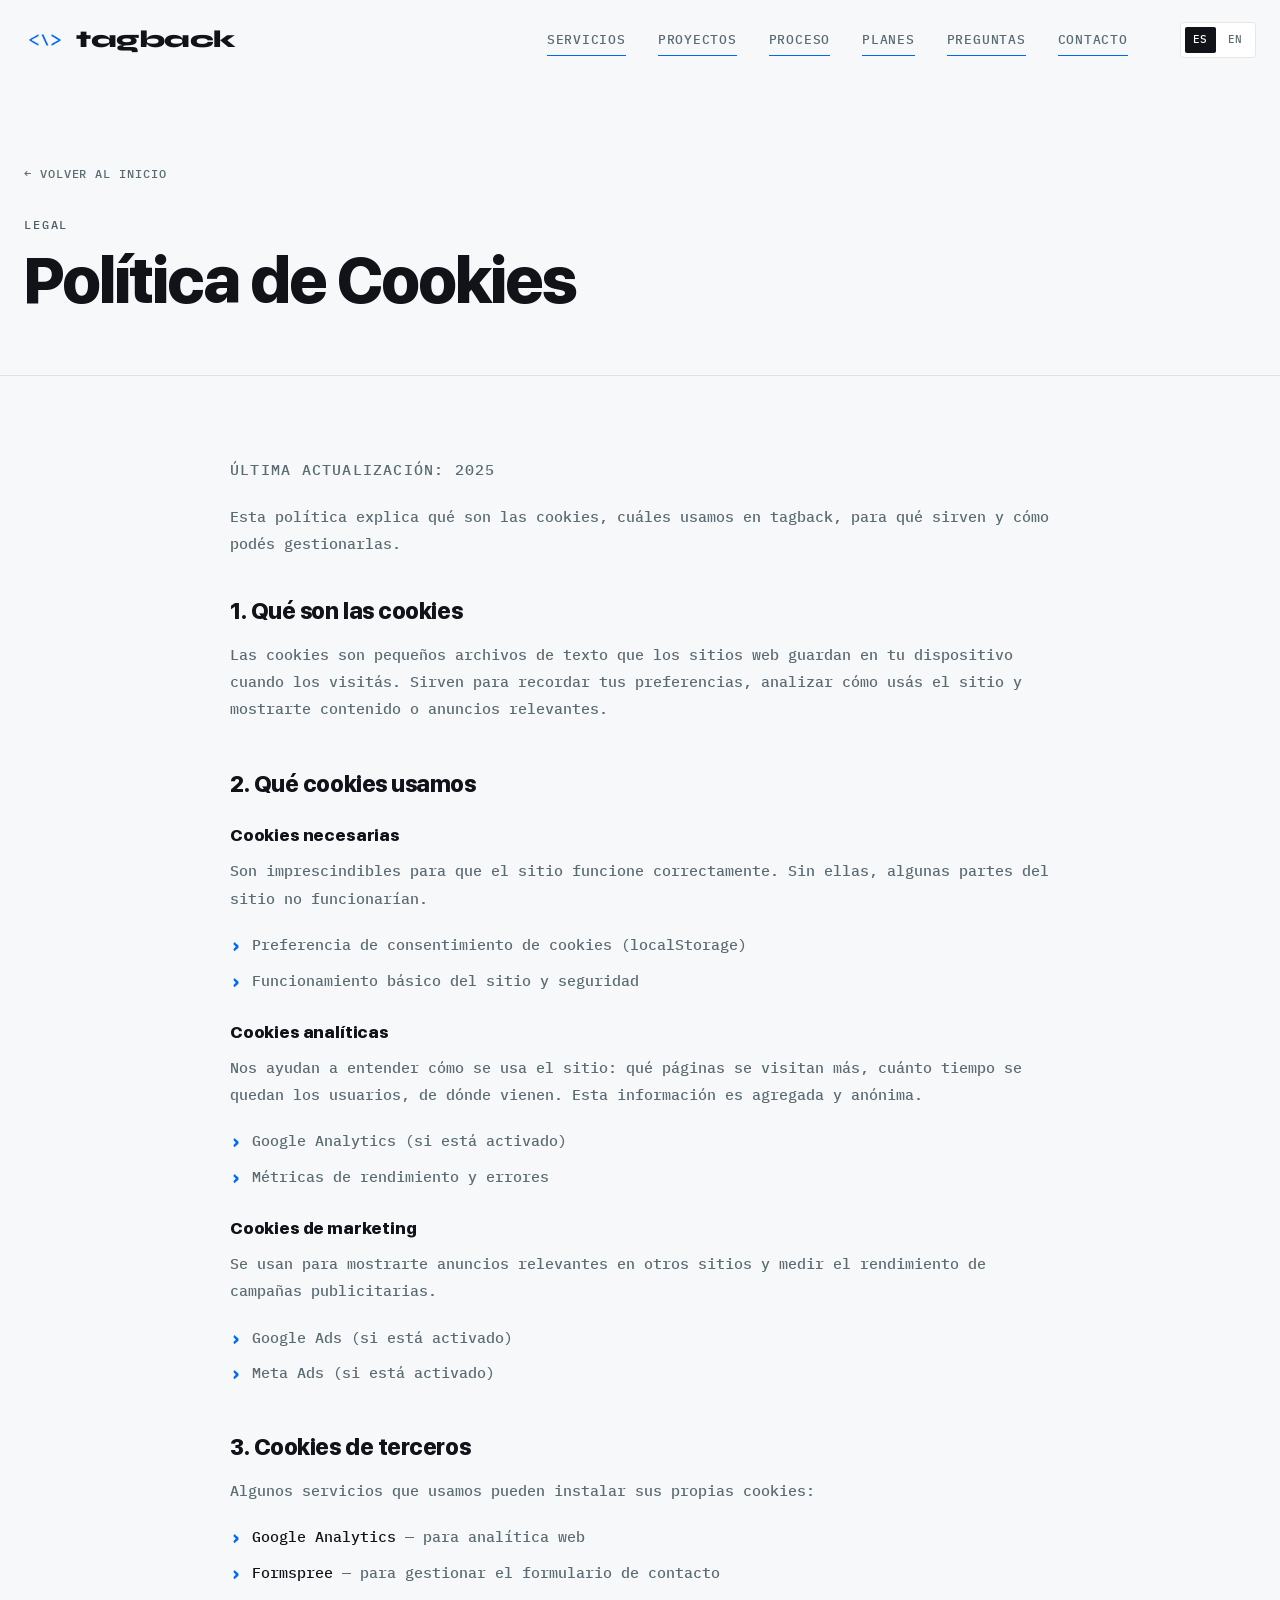
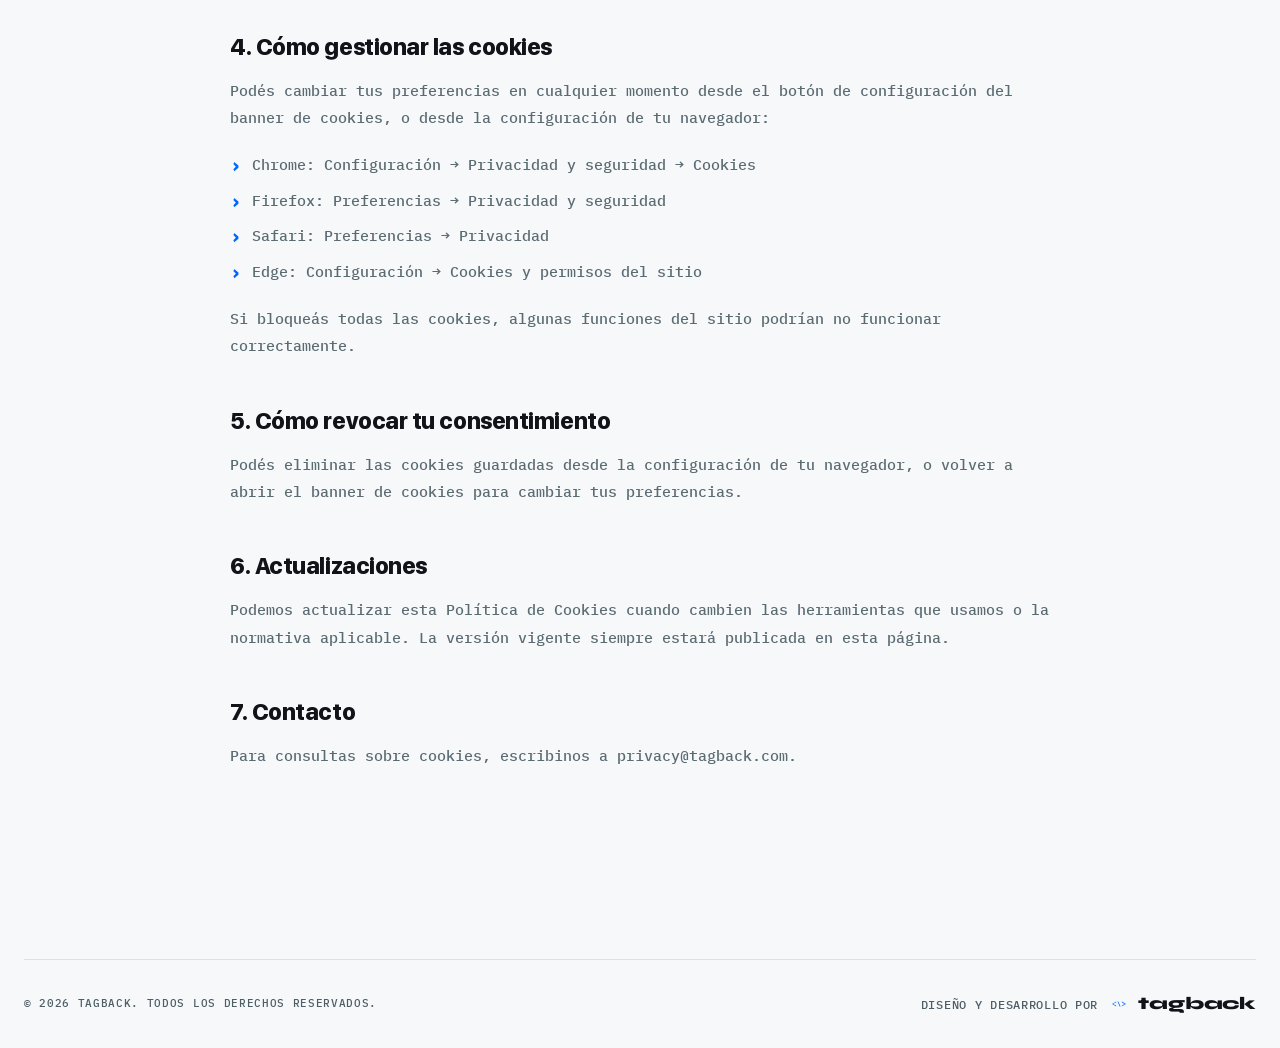
<file: cookies.html>
<!DOCTYPE html>
<html lang="es">
<head>
    <meta charset="UTF-8">
    <meta name="viewport" content="width=device-width, initial-scale=1.0">
    <title>Política de Cookies — tagback</title>
    <meta name="description" content="Política de Cookies de tagback. Qué cookies usamos, para qué y cómo gestionarlas.">
    <meta name="robots" content="index, follow">
    <meta name="theme-color" content="#F7F8FA">
    <meta name="author" content="tagback">
    <link rel="icon" href="./favicon/favicon.ico">
    <link rel="stylesheet" href="./css/styles.css">
</head>
<body>
<a class="skip-link" href="#main" data-i18n="skip_link">Saltar al contenido principal</a>

<header class="site-header">
    <div class="container header-inner">
        <a href="./index.html" class="logo" aria-label="tagback — Inicio">
            <img src="./assets/logo/guri_isotipo.svg" alt="" class="logo-icon" width="42" height="42">
            <span class="logo-text"><span class="logo-wordmark">tagback</span></span>
        </a>
        <nav class="main-nav" id="main-navigation" aria-label="Navegación principal">
            <a href="./index.html#servicios" data-i18n="nav_services">Servicios</a>
            <a href="./index.html#trabajos" data-i18n="nav_projects">Proyectos</a>
            <a href="./index.html#proceso" data-i18n="nav_process">Proceso</a>
            <a href="./index.html#planes" data-i18n="nav_plans">Planes</a>
            <a href="./index.html#faq" data-i18n="nav_faq">Preguntas</a>
            <a href="./index.html#contacto" data-i18n="nav_contact">Contacto</a>
        </nav>
        <div class="lang-switcher" aria-label="Selector de idioma">
            <button type="button" class="lang-btn active" data-lang="es" lang="es">ES</button>
            <button type="button" class="lang-btn" data-lang="en" lang="en">EN</button>
        </div>
        <button class="menu-toggle" type="button" aria-label="Abrir menú" aria-expanded="false" aria-controls="main-navigation">
            <span></span><span></span>
        </button>
    </div>
</header>

<main id="main">
    <section class="legal-hero">
        <div class="container">
            <a href="./index.html" class="legal-back" data-i18n="back_home">← Volver al inicio</a>
            <span class="section-eyebrow" data-i18n="legal_eyebrow">LEGAL</span>
            <h1 data-i18n="cookies_title">Política de Cookies</h1>
        </div>
    </section>

    <section class="legal-content">
        <div class="container">
            <p class="legal-meta" data-i18n="legal_updated">Última actualización: 2025</p>
            <p data-i18n="cookies_intro">Esta política explica qué son las cookies, cuáles usamos en tagback, para qué sirven y cómo podés gestionarlas.</p>

            <h2 data-i18n="cookies_h2_1">1. Qué son las cookies</h2>
            <p data-i18n="cookies_p_1">Las cookies son pequeños archivos de texto que los sitios web guardan en tu dispositivo cuando los visitás. Sirven para recordar tus preferencias, analizar cómo usás el sitio y mostrarte contenido o anuncios relevantes.</p>

            <h2 data-i18n="cookies_h2_2">2. Qué cookies usamos</h2>
            <h3 data-i18n="cookies_h3_1">Cookies necesarias</h3>
            <p data-i18n="cookies_p_2">Son imprescindibles para que el sitio funcione correctamente. Sin ellas, algunas partes del sitio no funcionarían.</p>
            <ul>
                <li data-i18n="cookies_li_1">Preferencia de consentimiento de cookies (localStorage)</li>
                <li data-i18n="cookies_li_2">Funcionamiento básico del sitio y seguridad</li>
            </ul>

            <h3 data-i18n="cookies_h3_2">Cookies analíticas</h3>
            <p data-i18n="cookies_p_3">Nos ayudan a entender cómo se usa el sitio: qué páginas se visitan más, cuánto tiempo se quedan los usuarios, de dónde vienen. Esta información es agregada y anónima.</p>
            <ul>
                <li data-i18n="cookies_li_3">Google Analytics (si está activado)</li>
                <li data-i18n="cookies_li_4">Métricas de rendimiento y errores</li>
            </ul>

            <h3 data-i18n="cookies_h3_3">Cookies de marketing</h3>
            <p data-i18n="cookies_p_4">Se usan para mostrarte anuncios relevantes en otros sitios y medir el rendimiento de campañas publicitarias.</p>
            <ul>
                <li data-i18n="cookies_li_5">Google Ads (si está activado)</li>
                <li data-i18n="cookies_li_6">Meta Ads (si está activado)</li>
            </ul>

            <h2 data-i18n="cookies_h2_3">3. Cookies de terceros</h2>
            <p data-i18n="cookies_p_5">Algunos servicios que usamos pueden instalar sus propias cookies:</p>
            <ul>
                <li><strong>Google Analytics</strong> — <span data-i18n="cookies_li_7">para analítica web</span></li>
                <li><strong>Formspree</strong> — <span data-i18n="cookies_li_8">para gestionar el formulario de contacto</span></li>
            </ul>

            <h2 data-i18n="cookies_h2_4">4. Cómo gestionar las cookies</h2>
            <p data-i18n="cookies_p_6">Podés cambiar tus preferencias en cualquier momento desde el botón de configuración del banner de cookies, o desde la configuración de tu navegador:</p>
            <ul>
                <li>Chrome: Configuración → Privacidad y seguridad → Cookies</li>
                <li>Firefox: Preferencias → Privacidad y seguridad</li>
                <li>Safari: Preferencias → Privacidad</li>
                <li>Edge: Configuración → Cookies y permisos del sitio</li>
            </ul>
            <p data-i18n="cookies_p_7">Si bloqueás todas las cookies, algunas funciones del sitio podrían no funcionar correctamente.</p>

            <h2 data-i18n="cookies_h2_5">5. Cómo revocar tu consentimiento</h2>
            <p data-i18n="cookies_p_8">Podés eliminar las cookies guardadas desde la configuración de tu navegador, o volver a abrir el banner de cookies para cambiar tus preferencias. Si querés resetear tu elección actual, escribinos a <a href="mailto:privacy@tagback.com">privacy@tagback.com</a>.</p>

            <h2 data-i18n="cookies_h2_6">6. Actualizaciones</h2>
            <p data-i18n="cookies_p_9">Podemos actualizar esta Política de Cookies cuando cambien las herramientas que usamos o la normativa aplicable. La versión vigente siempre estará publicada en esta página.</p>

            <h2 data-i18n="cookies_h2_7">7. Contacto</h2>
            <p data-i18n="cookies_p_10">Para consultas sobre cookies, escribinos a <a href="mailto:privacy@tagback.com">privacy@tagback.com</a>.</p>
        </div>
    </section>
</main>

<footer class="site-footer">
    <div class="container footer-bottom">
        <span class="footer-copyright">
            © <span data-current-year></span> tagback. <span data-i18n="foot_rights">Todos los derechos reservados.</span>
        </span>
        <span class="footer-credit-brand">
            <span class="footer-credit-text" data-i18n="foot_credit">Diseño y desarrollo por</span>
            <img src="./assets/logo/guri_isotipo.svg" alt="" class="footer-credit-icon" width="22" height="22">
            <span class="footer-credit-wordmark">tagback</span>
        </span>
    </div>
</footer>

<script src="./js/script.js"></script>
</body>
</html>
</file>
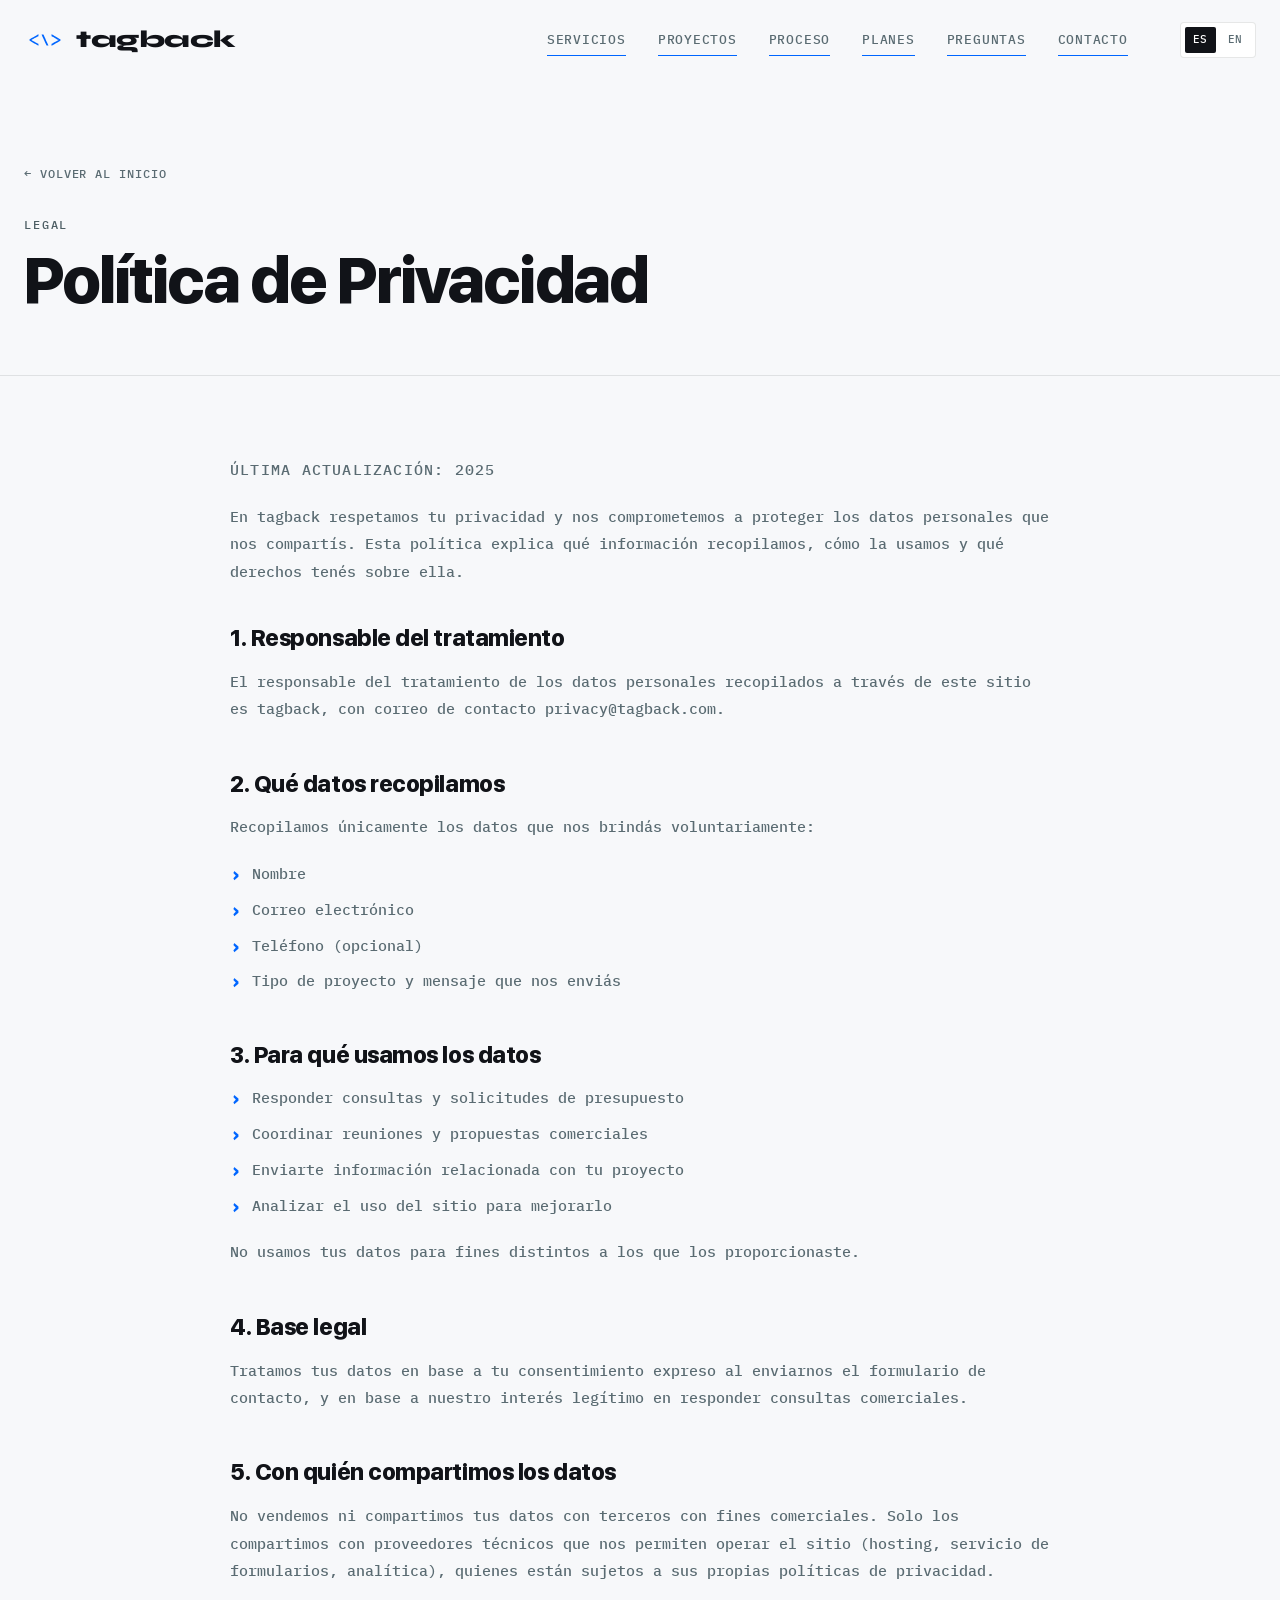
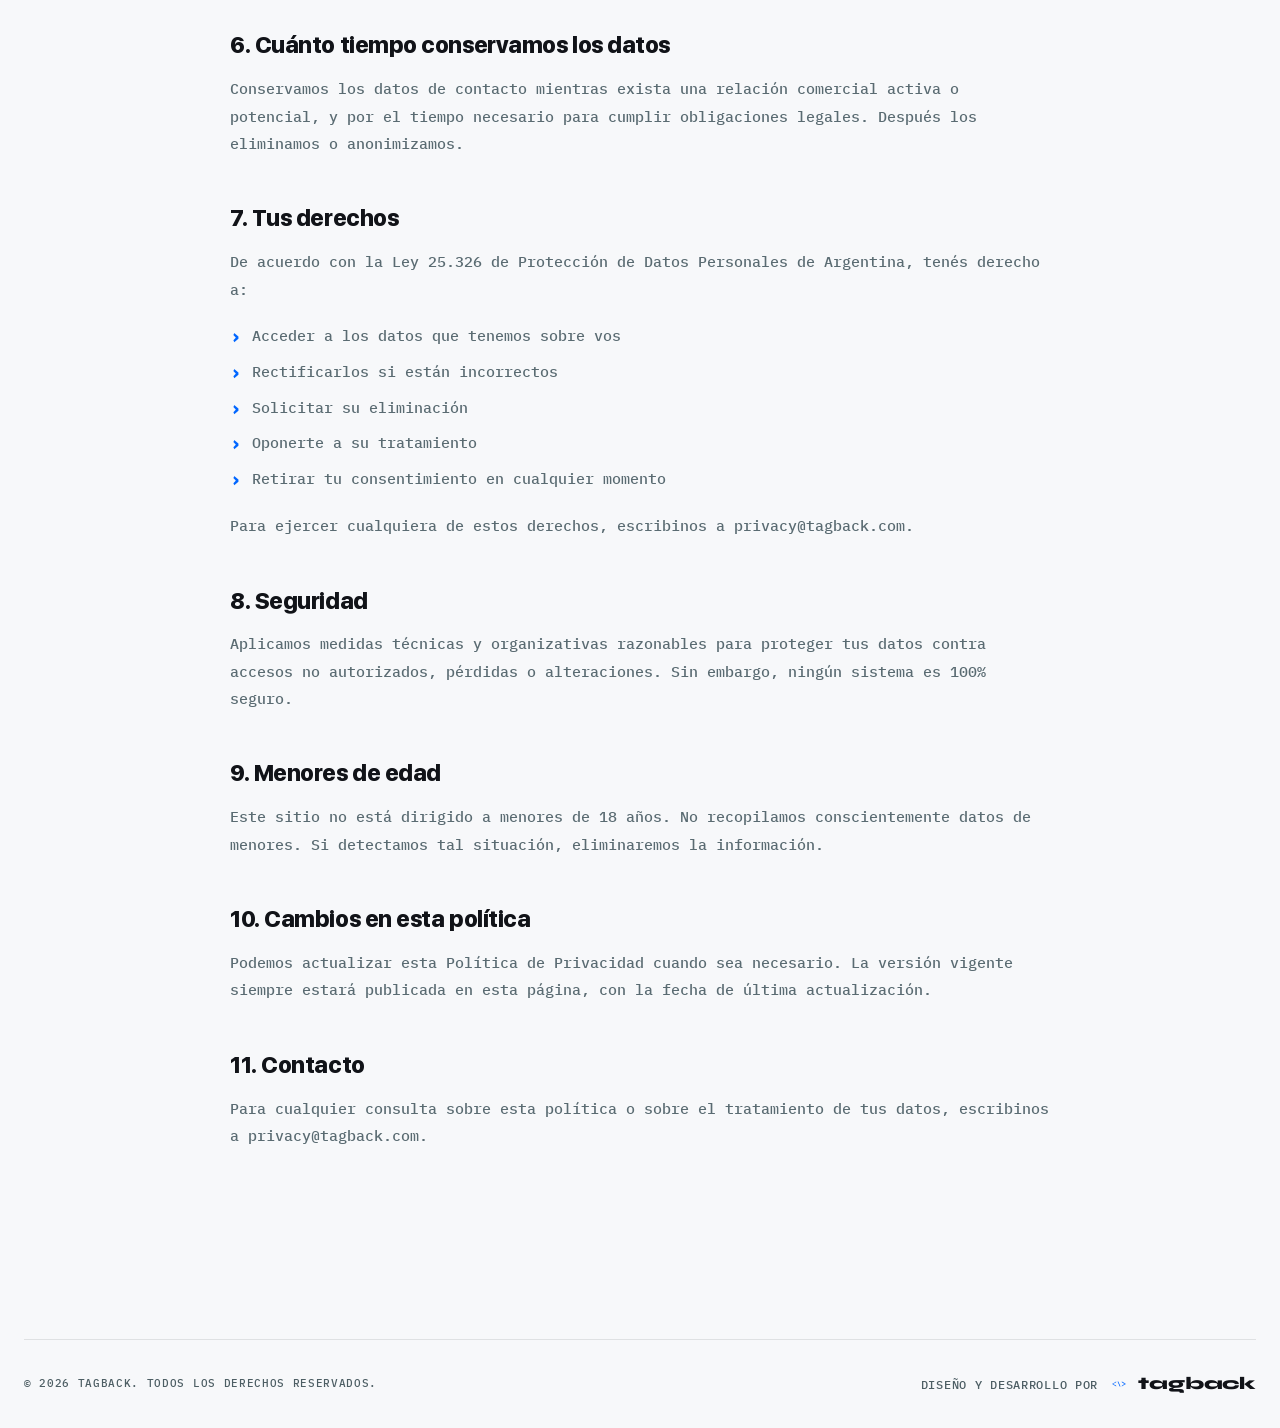
<file: privacidad.html>
<!DOCTYPE html>
<html lang="es">
<head>
    <meta charset="UTF-8">
    <meta name="viewport" content="width=device-width, initial-scale=1.0">
    <title>Política de Privacidad — tagback</title>
    <meta name="description" content="Política de Privacidad de tagback. Cómo recopilamos, usamos y protegemos tus datos.">
    <meta name="robots" content="index, follow">
    <meta name="theme-color" content="#F7F8FA">
    <meta name="author" content="tagback">
    <link rel="icon" href="./favicon/favicon.ico">
    <link rel="stylesheet" href="./css/styles.css">
</head>
<body>
<a class="skip-link" href="#main" data-i18n="skip_link">Saltar al contenido principal</a>

<header class="site-header">
    <div class="container header-inner">
        <a href="./index.html" class="logo" aria-label="tagback — Inicio">
            <img src="./assets/logo/guri_isotipo.svg" alt="" class="logo-icon" width="42" height="42">
            <span class="logo-text"><span class="logo-wordmark">tagback</span></span>
        </a>
        <nav class="main-nav" id="main-navigation" aria-label="Navegación principal">
            <a href="./index.html#servicios" data-i18n="nav_services">Servicios</a>
            <a href="./index.html#trabajos" data-i18n="nav_projects">Proyectos</a>
            <a href="./index.html#proceso" data-i18n="nav_process">Proceso</a>
            <a href="./index.html#planes" data-i18n="nav_plans">Planes</a>
            <a href="./index.html#faq" data-i18n="nav_faq">Preguntas</a>
            <a href="./index.html#contacto" data-i18n="nav_contact">Contacto</a>
        </nav>
        <div class="lang-switcher" aria-label="Selector de idioma">
            <button type="button" class="lang-btn active" data-lang="es" lang="es">ES</button>
            <button type="button" class="lang-btn" data-lang="en" lang="en">EN</button>
        </div>
        <button class="menu-toggle" type="button" aria-label="Abrir menú" aria-expanded="false" aria-controls="main-navigation">
            <span></span><span></span>
        </button>
    </div>
</header>

<main id="main">
    <section class="legal-hero">
        <div class="container">
            <a href="./index.html" class="legal-back" data-i18n="back_home">← Volver al inicio</a>
            <span class="section-eyebrow" data-i18n="legal_eyebrow">LEGAL</span>
            <h1 data-i18n="privacy_title">Política de Privacidad</h1>
        </div>
    </section>

    <section class="legal-content">
        <div class="container">
            <p class="legal-meta" data-i18n="legal_updated">Última actualización: 2025</p>
            <p data-i18n="privacy_intro">En tagback respetamos tu privacidad y nos comprometemos a proteger los datos personales que nos compartís. Esta política explica qué información recopilamos, cómo la usamos y qué derechos tenés sobre ella.</p>

            <h2 data-i18n="privacy_h2_1">1. Responsable del tratamiento</h2>
            <p data-i18n="privacy_p_1">El responsable del tratamiento de los datos personales recopilados a través de este sitio es <strong>tagback</strong>, con correo de contacto <a href="mailto:privacy@tagback.com">privacy@tagback.com</a>.</p>

            <h2 data-i18n="privacy_h2_2">2. Qué datos recopilamos</h2>
            <p data-i18n="privacy_p_2">Recopilamos únicamente los datos que nos brindás voluntariamente:</p>
            <ul>
                <li data-i18n="privacy_li_1">Nombre</li>
                <li data-i18n="privacy_li_2">Correo electrónico</li>
                <li data-i18n="privacy_li_3">Teléfono (opcional)</li>
                <li data-i18n="privacy_li_4">Tipo de proyecto y mensaje que nos enviás</li>
            </ul>

            <h2 data-i18n="privacy_h2_3">3. Para qué usamos los datos</h2>
            <ul>
                <li data-i18n="privacy_li_5">Responder consultas y solicitudes de presupuesto</li>
                <li data-i18n="privacy_li_6">Coordinar reuniones y propuestas comerciales</li>
                <li data-i18n="privacy_li_7">Enviarte información relacionada con tu proyecto</li>
                <li data-i18n="privacy_li_8">Analizar el uso del sitio para mejorarlo</li>
            </ul>
            <p data-i18n="privacy_p_3">No usamos tus datos para fines distintos a los que los proporcionaste.</p>

            <h2 data-i18n="privacy_h2_4">4. Base legal</h2>
            <p data-i18n="privacy_p_4">Tratamos tus datos en base a tu consentimiento expreso al enviarnos el formulario de contacto, y en base a nuestro interés legítimo en responder consultas comerciales.</p>

            <h2 data-i18n="privacy_h2_5">5. Con quién compartimos los datos</h2>
            <p data-i18n="privacy_p_5">No vendemos ni compartimos tus datos con terceros con fines comerciales. Solo los compartimos con proveedores técnicos que nos permiten operar el sitio (hosting, servicio de formularios, analítica), quienes están sujetos a sus propias políticas de privacidad.</p>

            <h2 data-i18n="privacy_h2_6">6. Cuánto tiempo conservamos los datos</h2>
            <p data-i18n="privacy_p_6">Conservamos los datos de contacto mientras exista una relación comercial activa o potencial, y por el tiempo necesario para cumplir obligaciones legales. Después los eliminamos o anonimizamos.</p>

            <h2 data-i18n="privacy_h2_7">7. Tus derechos</h2>
            <p data-i18n="privacy_p_7">De acuerdo con la Ley 25.326 de Protección de Datos Personales de Argentina, tenés derecho a:</p>
            <ul>
                <li data-i18n="privacy_li_9">Acceder a los datos que tenemos sobre vos</li>
                <li data-i18n="privacy_li_10">Rectificarlos si están incorrectos</li>
                <li data-i18n="privacy_li_11">Solicitar su eliminación</li>
                <li data-i18n="privacy_li_12">Oponerte a su tratamiento</li>
                <li data-i18n="privacy_li_13">Retirar tu consentimiento en cualquier momento</li>
            </ul>
            <p data-i18n="privacy_p_8">Para ejercer cualquiera de estos derechos, escribinos a <a href="mailto:privacy@tagback.com">privacy@tagback.com</a>.</p>

            <h2 data-i18n="privacy_h2_8">8. Seguridad</h2>
            <p data-i18n="privacy_p_9">Aplicamos medidas técnicas y organizativas razonables para proteger tus datos contra accesos no autorizados, pérdidas o alteraciones. Sin embargo, ningún sistema es 100% seguro.</p>

            <h2 data-i18n="privacy_h2_9">9. Menores de edad</h2>
            <p data-i18n="privacy_p_10">Este sitio no está dirigido a menores de 18 años. No recopilamos conscientemente datos de menores. Si detectamos tal situación, eliminaremos la información.</p>

            <h2 data-i18n="privacy_h2_10">10. Cambios en esta política</h2>
            <p data-i18n="privacy_p_11">Podemos actualizar esta Política de Privacidad cuando sea necesario. La versión vigente siempre estará publicada en esta página, con la fecha de última actualización.</p>

            <h2 data-i18n="privacy_h2_11">11. Contacto</h2>
            <p data-i18n="privacy_p_12">Para cualquier consulta sobre esta política o sobre el tratamiento de tus datos, escribinos a <a href="mailto:privacy@tagback.com">privacy@tagback.com</a>.</p>
        </div>
    </section>
</main>

<footer class="site-footer">
    <div class="container footer-bottom">
        <span class="footer-copyright">
            © <span data-current-year></span> tagback. <span data-i18n="foot_rights">Todos los derechos reservados.</span>
        </span>
        <span class="footer-credit-brand">
            <span class="footer-credit-text" data-i18n="foot_credit">Diseño y desarrollo por</span>
            <img src="./assets/logo/guri_isotipo.svg" alt="" class="footer-credit-icon" width="22" height="22">
            <span class="footer-credit-wordmark">tagback</span>
        </span>
    </div>
</footer>

<script src="./js/script.js"></script>
</body>
</html>
</file>
<file: css/styles.css>
/* =========================================================
   TAGBACK — STYLES v26
   Tipografías: SF UI Display Heavy (títulos)
                IBM Plex Mono Medium (contenido/técnico)
                Syne (marca)
   ========================================================= */


/* =========================================================
   FUENTES OFICIALES
   ========================================================= */

@font-face {
    font-family: "Syne";
    src: url("../assets/fonts/Syne-VariableFont_wght.ttf") format("truetype");
    font-weight: 400 800;
    font-style: normal;
    font-display: swap;
}

@font-face {
    font-family: "IBMPlexMonoMedium";
    src: url("../assets/fonts/ibm-plex-mono.medium.ttf") format("truetype");
    font-weight: 500;
    font-style: normal;
    font-display: swap;
}

@font-face {
    font-family: "SFUIDisplayHeavy";
    src: url("../assets/fonts/SFUIDisplay-Heavy.ttf") format("truetype");
    font-weight: 900;
    font-style: normal;
    font-display: swap;
}


/* =========================================================
   VARIABLES
   ========================================================= */

:root {
    --blue: #0066FF;
    --blue-bright: #3385FF;
    --blue-dark: #0052CC;

    --bg: #F7F8FA;
    --bg-soft: #F7F8FA;
    --bg-white: #FFFFFF;

    --ink: #111318;
    --ink-soft: #111318;
    --gray: #5A6B72;
    --gray-light: #8B9A9F;
    --gray-dark: #4D5E64;

    --line: rgba(17, 19, 24, 0.10);
    --line-strong: rgba(17, 19, 24, 0.18);

    --success: #10893e;
    --error: #c81e1e;

    /* Asignación tipográfica */
    --title: "SFUIDisplayHeavy", -apple-system, BlinkMacSystemFont, "Segoe UI", sans-serif;
    --body: "IBMPlexMonoMedium", "IBM Plex Mono", "SF Mono", monospace;
    --brand: "Syne", -apple-system, BlinkMacSystemFont, "Segoe UI", sans-serif;

    --container: 1240px;
    --section-padding: 100px;
    --radius: 8px;
    --transition: 0.25s ease;

    --ease-out: cubic-bezier(0.22, 0.61, 0.36, 1);
    --ease-soft: cubic-bezier(0.4, 0, 0.2, 1);
}


/* =========================================================
   RESET
   ========================================================= */

* {
    margin: 0;
    padding: 0;
    box-sizing: border-box;
}

html { scroll-behavior: smooth; }

body {
    background: var(--bg);
    color: var(--ink);
    font-family: var(--body);
    font-weight: 500;
    font-size: 0.95rem;
    line-height: 1.6;
    overflow-x: hidden;
    -webkit-font-smoothing: antialiased;
}

body.menu-open { overflow: hidden; }

img { display: block; max-width: 100%; }
svg { display: block; }

a { color: inherit; text-decoration: none; }

button, input, select, textarea { font: inherit; }
button { cursor: pointer; }


/* =========================================================
   JERARQUÍA TIPOGRÁFICA
   ========================================================= */

h1, h2, h3, h4, h5, h6,
.section-title,
.work-card-name,
.plan-card h3,
.accordion-title,
.service-card-title,
.contact-info h3,
.quote-form-title,
.final-cta h2,
.hero h1,
.legal-content h2,
.legal-content h3 {
    font-family: var(--title);
    font-weight: 900;
    letter-spacing: -0.02em;
}

.hero h1 { font-weight: 900; }

/* La marca siempre usa Syne */
.logo-wordmark,
.footer-brand-name,
.footer-credit-wordmark {
    font-family: var(--brand);
    font-weight: 800;
}


/* =========================================================
   SKIP LINK
   ========================================================= */

.skip-link {
    position: absolute;
    top: -100px;
    left: 20px;
    background: var(--ink);
    color: var(--bg-white);
    padding: 10px 16px;
    border-radius: 4px;
    z-index: 9999;
    font-family: var(--body);
    font-size: 0.8rem;
    transition: top 0.2s ease;
}

.skip-link:focus { top: 20px; }


/* =========================================================
   CONTENEDOR
   ========================================================= */

.container {
    width: min(calc(100% - 48px), var(--container));
    margin: 0 auto;
}

.section { padding: var(--section-padding) 0; }


/* =========================================================
   SECTION HEAD
   ========================================================= */

.section-head {
    display: flex;
    align-items: flex-end;
    justify-content: space-between;
    gap: 40px;
    margin-bottom: 60px;
    flex-wrap: wrap;
}

.section-eyebrow {
    display: block;
    font-family: var(--body);
    font-size: 0.78rem;
    letter-spacing: 0.15em;
    text-transform: uppercase;
    color: var(--gray-dark);
    margin-bottom: 20px;
}

.section-title {
    font-size: clamp(2.4rem, 5.5vw, 4.5rem);
    line-height: 1.05;
    letter-spacing: -0.03em;
    color: var(--ink);
    margin: 0;
    max-width: 820px;
}

.section-desc {
    max-width: 520px;
    color: var(--gray);
    font-size: 0.95rem;
    line-height: 1.7;
}


/* =========================================================
   HEADER
   ========================================================= */

.site-header {
    position: fixed;
    top: 0; left: 0;
    width: 100%;
    z-index: 1000;
    border-bottom: 1px solid transparent;
    transition: background var(--transition), border-color var(--transition);
}

.site-header.scrolled {
    background: rgba(247, 248, 250, 0.94);
    border-color: var(--line);
    -webkit-backdrop-filter: blur(12px);
    backdrop-filter: blur(12px);
}

.header-inner {
    min-height: 80px;
    display: flex;
    align-items: center;
    justify-content: space-between;
    gap: 40px;
}


/* =========================================================
   LOGO
   ========================================================= */

.logo {
    display: flex;
    align-items: center;
    gap: 10px;
    flex-shrink: 0;
    cursor: pointer;
}

.logo-icon {
    width: 42px;
    height: 42px;
    flex: 0 0 42px;
}

.logo-text { display: flex; align-items: baseline; gap: 6px; }

.logo-wordmark {
    color: var(--ink);
    font-size: 1.5rem;
    letter-spacing: -0.02em;
}


/* =========================================================
   NAV
   ========================================================= */

.main-nav {
    display: flex;
    align-items: center;
    gap: 32px;
    margin-left: auto;
}

.main-nav a {
    position: relative;
    color: var(--gray);
    font-family: var(--body);
    font-size: 0.8rem;
    letter-spacing: 0.06em;
    text-transform: uppercase;
    transition: color 200ms var(--ease-soft);
}

.main-nav a::after {
    content: "";
    position: absolute;
    left: 0; bottom: -6px;
    width: 100%;
    height: 1px;
    background: var(--blue);
    transform: scaleX(0);
    transform-origin: right center;
    transition: transform 220ms var(--ease-out);
}

.main-nav a:hover { color: var(--ink); }
.main-nav a::after { transform: scaleX(1); transform-origin: left center; }


/* =========================================================
   SELECTOR DE IDIOMA
   ========================================================= */

.lang-switcher {
    display: flex;
    align-items: center;
    gap: 4px;
    padding: 4px;
    border: 1px solid var(--line);
    border-radius: 4px;
    background: var(--bg-white);
    margin-left: 12px;
}

.lang-btn {
    background: transparent;
    border: 0;
    color: var(--gray);
    font-family: var(--body);
    font-size: 0.7rem;
    letter-spacing: 0.05em;
    padding: 4px 8px;
    border-radius: 2px;
    transition: all 200ms var(--ease-soft);
}

.lang-btn.active {
    background: var(--ink);
    color: var(--bg-white);
}

.lang-btn:hover:not(.active) {
    color: var(--ink);
}


/* =========================================================
   MOBILE MENU TOGGLE
   ========================================================= */

.menu-toggle {
    display: none;
    width: 38px;
    height: 38px;
    padding: 0;
    border: 1px solid var(--line-strong);
    border-radius: 4px;
    background: transparent;
    position: relative;
    z-index: 1101;
}

.menu-toggle span {
    position: absolute;
    left: 50%;
    width: 18px;
    height: 1.5px;
    background: var(--ink);
    transform: translateX(-50%);
    transition: transform 250ms var(--ease-soft), top 250ms var(--ease-soft);
}

.menu-toggle span:first-child { top: 14px; }
.menu-toggle span:last-child { top: 21px; }

.menu-toggle.active span:first-child,
.menu-toggle[aria-expanded="true"] span:first-child {
    top: 17.5px;
    transform: translateX(-50%) rotate(45deg);
}

.menu-toggle.active span:last-child,
.menu-toggle[aria-expanded="true"] span:last-child {
    top: 17.5px;
    transform: translateX(-50%) rotate(-45deg);
}


/* =========================================================
   HERO
   ========================================================= */

.hero {
    position: relative;
    padding-top: 180px;
    padding-bottom: 120px;
    background: var(--bg);
    border-bottom: 1px solid var(--line);
    overflow: hidden;
}

.hero .container {
    position: relative;
    z-index: 2;
}

.hero-eyebrow {
    display: flex;
    align-items: center;
    gap: 14px;
    font-family: var(--body);
    font-size: 0.75rem;
    letter-spacing: 0.14em;
    text-transform: uppercase;
    color: var(--gray-dark);
    margin-bottom: 40px;
    flex-wrap: wrap;
    opacity: 0;
    animation: hero-fade-up 500ms var(--ease-out) 80ms forwards;
}

.hero-eyebrow .dot { color: var(--blue); }

.hero h1 {
    font-size: clamp(2.8rem, 6.5vw, 5.5rem);
    line-height: 1.05;
    letter-spacing: -0.03em;
    color: var(--ink);
    margin-bottom: 28px;
    max-width: 900px;
    overflow: hidden;
}

.hero h1 em {
    font-style: normal;
    color: var(--blue);
}

.hero h1 .reveal-line {
    display: block;
    overflow: hidden;
}

.hero h1 .reveal-line > span {
    display: block;
    transform: translate3d(0, 110%, 0);
    animation: hero-mask 750ms var(--ease-out) forwards;
    will-change: transform;
}

.hero h1 .reveal-line:nth-child(1) > span { animation-delay: 160ms; }
.hero h1 .reveal-line:nth-child(2) > span { animation-delay: 260ms; }

@keyframes hero-mask {
    to { transform: translate3d(0, 0, 0); }
}

.hero-lead {
    max-width: 620px;
    color: var(--gray);
    font-size: 1rem;
    line-height: 1.7;
    margin-bottom: 0;
    opacity: 0;
    transform: translate3d(0, 16px, 0);
    animation: hero-fade-up 550ms var(--ease-out) 520ms forwards;
}

@keyframes hero-fade-up {
    to {
        opacity: 1;
        transform: translate3d(0, 0, 0);
    }
}


/* =========================================================
   BUTTONS
   ========================================================= */

.button {
    display: inline-flex;
    align-items: center;
    justify-content: center;
    min-height: 44px;
    padding: 0 22px;
    border: 1px solid transparent;
    border-radius: 4px;
    font-family: var(--body);
    font-size: 0.8rem;
    font-weight: 500;
    letter-spacing: 0.06em;
    text-transform: uppercase;
    transition:
        background 250ms var(--ease-soft),
        color 250ms var(--ease-soft),
        border-color 250ms var(--ease-soft);
}

.button-primary {
    border-color: var(--blue);
    background: var(--blue);
    color: var(--bg-white);
}

.button-primary:hover {
    background: var(--blue-bright);
    border-color: var(--blue-bright);
}

.button-secondary {
    border-color: var(--line-strong);
    background: transparent;
    color: var(--ink);
}

.button-secondary:hover {
    border-color: var(--blue);
    color: var(--blue);
}

.button:disabled,
.button[disabled] {
    opacity: 0.55;
    cursor: not-allowed;
    pointer-events: none;
}


/* =========================================================
   ACCORDION (Beneficios)
   ========================================================= */

.accordion-stack {
    display: flex;
    flex-direction: column;
    gap: 8px;
    max-width: 720px;
}

.accordion-stack--right { margin-left: auto; }

.accordion-item {
    background: var(--bg-white);
    border: 1px solid var(--line);
    border-radius: var(--radius);
    overflow: hidden;
    transition: border-color 300ms var(--ease-soft);
    opacity: 0;
    transform: translate3d(-20px, 0, 0);
}

.accordion-item.visible {
    opacity: 1;
    transform: translate3d(0, 0, 0);
}

.accordion-item:hover { border-color: var(--blue); }
.accordion-item.is-open { border-color: var(--blue); }

.accordion-header {
    display: flex;
    align-items: center;
    gap: 20px;
    width: 100%;
    padding: 22px 26px;
    background: transparent;
    border: 0;
    text-align: left;
    cursor: pointer;
    transition: background 200ms var(--ease-soft);
    position: relative;
}

.accordion-header:hover { background: rgba(0, 102, 255, 0.02); }

.accordion-num {
    font-family: var(--body);
    font-size: 0.72rem;
    letter-spacing: 0.1em;
    color: var(--blue);
    flex-shrink: 0;
    min-width: 32px;
}

.accordion-title {
    flex: 1;
    font-size: 1.15rem;
    line-height: 1.2;
    color: var(--ink);
    margin: 0;
}

.accordion-icon {
    width: 20px;
    height: 20px;
    flex-shrink: 0;
    color: var(--blue);
    position: relative;
    transition: transform 300ms var(--ease-soft);
}

.accordion-icon::before,
.accordion-icon::after {
    content: "";
    position: absolute;
    top: 50%;
    left: 50%;
    background: currentColor;
    transition: transform 300ms var(--ease-soft), opacity 250ms var(--ease-soft);
}

.accordion-icon::before {
    width: 14px;
    height: 1.5px;
    transform: translate(-50%, -50%);
}

.accordion-icon::after {
    width: 1.5px;
    height: 14px;
    transform: translate(-50%, -50%);
}

.accordion-item.is-open .accordion-icon { transform: rotate(180deg); }

.accordion-item.is-open .accordion-icon::after {
    opacity: 0;
    transform: translate(-50%, -50%) rotate(90deg);
}

.accordion-panel {
    display: grid;
    grid-template-rows: 0fr;
    transition: grid-template-rows 400ms var(--ease-soft);
}

.accordion-item.is-open .accordion-panel { grid-template-rows: 1fr; }

.accordion-panel-inner { overflow: hidden; }

.accordion-panel-content {
    padding: 0 26px 24px 78px;
    color: var(--gray);
    font-size: 0.9rem;
    line-height: 1.7;
    opacity: 0;
    transition: opacity 300ms var(--ease-soft) 100ms;
}

.accordion-item.is-open .accordion-panel-content { opacity: 1; }

.accordion-panel-content p { margin: 0; }


/* =========================================================
   SERVICES
   ========================================================= */

.services { background: var(--bg); }

.services-inner {
    display: grid;
    grid-template-columns: 0.9fr 1.1fr;
    gap: 60px;
    align-items: start;
}

.services-intro {
    position: sticky;
    top: 120px;
}

.services-intro .section-title { margin-bottom: 20px; }
.services-intro .section-desc { color: var(--gray); }


/* =========================================================
   SERVICES — CARDS HORIZONTALES
   ========================================================= */

.services-cards {
    display: flex;
    flex-direction: column;
    gap: 12px;
}

.service-card {
    background: var(--bg-white);
    border: 1px solid var(--line);
    border-radius: var(--radius);
    overflow: hidden;
    transition: border-color 300ms var(--ease-soft);
    opacity: 0;
    transform: translate3d(0, 16px, 0);
}

.service-card.visible {
    opacity: 1;
    transform: translate3d(0, 0, 0);
}

.service-card:hover,
.service-card.is-open {
    border-color: var(--blue);
}

.service-card-header {
    display: flex;
    align-items: center;
    gap: 24px;
    width: 100%;
    padding: 26px 30px;
    background: transparent;
    border: 0;
    text-align: left;
    cursor: pointer;
    transition: background 200ms var(--ease-soft);
}

.service-card-header:hover {
    background: rgba(0, 102, 255, 0.02);
}

.service-card-num {
    font-family: var(--body);
    font-size: 0.75rem;
    letter-spacing: 0.1em;
    color: var(--blue);
    flex-shrink: 0;
    min-width: 34px;
}

.service-card-title {
    flex: 1;
    font-size: 1.35rem;
    line-height: 1.15;
    color: var(--ink);
    margin: 0;
    letter-spacing: -0.02em;
}

.service-card-icon {
    width: 22px;
    height: 22px;
    flex-shrink: 0;
    color: var(--blue);
    position: relative;
    transition: transform 300ms var(--ease-soft);
}

.service-card-icon::before,
.service-card-icon::after {
    content: "";
    position: absolute;
    top: 50%;
    left: 50%;
    background: currentColor;
    transition: transform 300ms var(--ease-soft), opacity 250ms var(--ease-soft);
}

.service-card-icon::before {
    width: 16px;
    height: 1.5px;
    transform: translate(-50%, -50%);
}

.service-card-icon::after {
    width: 1.5px;
    height: 16px;
    transform: translate(-50%, -50%);
}

.service-card.is-open .service-card-icon {
    transform: rotate(180deg);
}

.service-card.is-open .service-card-icon::after {
    opacity: 0;
    transform: translate(-50%, -50%) rotate(90deg);
}

.service-card-panel {
    display: grid;
    grid-template-rows: 0fr;
    transition: grid-template-rows 400ms var(--ease-soft);
}

.service-card.is-open .service-card-panel {
    grid-template-rows: 1fr;
}

.service-card-panel-inner {
    overflow: hidden;
}

.service-card-panel p {
    padding: 0 30px 28px 88px;
    margin: 0;
    color: var(--gray);
    font-size: 0.95rem;
    line-height: 1.7;
    opacity: 0;
    transition: opacity 300ms var(--ease-soft) 100ms;
}

.service-card.is-open .service-card-panel p {
    opacity: 1;
}


/* =========================================================
   WHY / BENEFICIOS
   ========================================================= */

.why { background: var(--bg-white); }

.why-inner {
    display: grid;
    grid-template-columns: 1.1fr 0.9fr;
    gap: 60px;
    align-items: start;
}

.why-intro {
    order: 2;
    position: sticky;
    top: 120px;
}

.why-intro .section-title { margin-bottom: 20px; }
.why-intro .section-desc { color: var(--gray); }

.why .accordion-stack--right {
    order: 1;
    max-width: 100%;
    margin-left: 0;
}


/* =========================================================
   WORK
   ========================================================= */

.work {
    position: relative;
    background: var(--bg);
    padding-top: 120px;
    padding-bottom: 160px;
    overflow: hidden;
}

.work .container {
    position: relative;
    z-index: 1;
}

.work-grid {
    display: grid;
    grid-template-columns: repeat(2, 1fr);
    gap: 24px;
}

.work-card {
    background: var(--bg-white);
    color: var(--ink);
    border: 1px solid var(--line);
    border-radius: var(--radius);
    padding: 28px;
    display: grid;
    grid-template-columns: 1fr 1fr;
    gap: 24px;
    align-items: stretch;
    aspect-ratio: 1 / 1;
    transition: border-color 300ms var(--ease-soft);
    opacity: 0;
    transform: translate3d(0, 20px, 0);
    position: relative;
    overflow: hidden;
}

.work-card.visible {
    opacity: 1;
    transform: translate3d(0, 0, 0);
}

.work-card:hover { border-color: var(--blue); }

.work-card-info {
    display: flex;
    flex-direction: column;
    gap: 12px;
}

.work-card-header {
    display: flex;
    align-items: center;
    justify-content: space-between;
    gap: 12px;
    font-family: var(--body);
    font-size: 0.65rem;
    letter-spacing: 0.12em;
    text-transform: uppercase;
    color: var(--gray-dark);
    margin-bottom: 4px;
}

.work-card-name {
    font-size: 1.6rem;
    line-height: 1.1;
    color: var(--ink);
    margin: 0;
}

.work-card-category {
    display: block;
    font-family: var(--body);
    font-size: 0.68rem;
    letter-spacing: 0.15em;
    text-transform: uppercase;
    color: var(--blue);
    font-weight: 500;
}

.work-card-claim {
    font-size: 0.9rem;
    color: var(--gray);
    line-height: 1.6;
    margin: 8px 0 0;
}

.work-card-link {
    font-family: var(--body);
    font-size: 0.72rem;
    font-weight: 500;
    letter-spacing: 0.06em;
    color: var(--blue);
    padding-top: 16px;
    border-top: 1px solid var(--line);
    margin-top: auto;
    display: inline-flex;
    align-items: center;
    gap: 8px;
}

.work-card-link:hover { color: var(--blue-dark); }

.work-card-image {
    width: 100%;
    height: 100%;
    border-radius: 4px;
    overflow: hidden;
    background: var(--bg);
    border: 1px solid var(--line);
    align-self: stretch;
}

.work-card-image img {
    width: 100%;
    height: 100%;
    object-fit: cover;
    display: block;
}


/* =========================================================
   PLANES
   ========================================================= */

.plans { background: var(--bg-white); }

.plans-grid {
    display: grid;
    grid-template-columns: repeat(3, minmax(0, 1fr));
    gap: 20px;
    align-items: stretch;
}

.plan-card {
    position: relative;
    padding: 32px 28px;
    background: var(--bg-white);
    border: 1px solid var(--line);
    border-radius: var(--radius);
    transition: border-color 300ms var(--ease-soft);
    display: flex;
    flex-direction: column;
    opacity: 0;
    transform: translate3d(0, 18px, 0);
    height: 100%;
    cursor: pointer;
}

.plan-card.visible {
    opacity: 1;
    transform: translate3d(0, 0, 0);
}

.plan-card:hover { border-color: var(--blue); }

.plan-card--featured { border-color: var(--blue); }

.plan-badge {
    position: absolute;
    top: 0;
    right: 0;
    background: var(--blue);
    color: var(--bg-white);
    font-family: var(--body);
    font-size: 0.62rem;
    letter-spacing: 0.12em;
    padding: 6px 12px;
    font-weight: 500;
    border-radius: 0 var(--radius) 0 var(--radius);
}

.plan-label {
    display: inline-block;
    margin-bottom: 16px;
    color: var(--blue);
    font-family: var(--body);
    font-size: 0.7rem;
    letter-spacing: 0.12em;
    text-transform: uppercase;
    font-weight: 500;
}

.plan-card h3 {
    font-size: 1.35rem;
    line-height: 1.15;
    color: var(--ink);
    margin: 0 0 14px;
}

.plan-price {
    font-family: var(--title);
    font-size: 1.8rem;
    font-weight: 900;
    letter-spacing: -0.02em;
    color: var(--ink);
    margin: 0 0 16px;
    padding-bottom: 18px;
    border-bottom: 1px solid var(--line);
}

.plan-price small {
    font-family: var(--body);
    font-size: 0.7rem;
    font-weight: 500;
    color: var(--gray-dark);
    display: block;
    letter-spacing: 0.06em;
    margin-top: 4px;
}

.plan-desc {
    color: var(--gray);
    font-size: 0.88rem;
    line-height: 1.6;
    margin-bottom: 20px;
}

.plan-features {
    display: flex;
    flex-direction: column;
    gap: 10px;
    list-style: none;
    padding: 20px 0 0;
    margin: 0;
    border-top: 1px solid var(--line);
}

.plan-features li {
    position: relative;
    padding-left: 22px;
    color: var(--gray);
    font-size: 0.85rem;
    line-height: 1.5;
}

.plan-features li::before {
    content: "›";
    position: absolute;
    left: 0;
    top: -1px;
    color: var(--blue);
    font-size: 1rem;
    font-weight: bold;
}


/* =========================================================
   FAQ
   ========================================================= */

.faq { background: var(--bg); }

.faq-list {
    display: flex;
    flex-direction: column;
    max-width: 900px;
    border-top: 1px solid var(--line);
    margin: 0;
}

.faq-item {
    border-bottom: 1px solid var(--line);
    padding: 0;
    text-align: left;
}

.faq-item summary {
    display: flex;
    align-items: center;
    justify-content: space-between;
    gap: 20px;
    padding: 24px 0;
    cursor: pointer;
    list-style: none;
    font-family: var(--body);
    font-size: 1rem;
    font-weight: 500;
    letter-spacing: -0.005em;
    color: var(--ink);
    transition: color 200ms var(--ease-soft);
    text-align: left;
}

.faq-item summary::-webkit-details-marker { display: none; }

.faq-item summary::after {
    content: "+";
    font-family: var(--body);
    font-size: 1.4rem;
    font-weight: 500;
    color: var(--blue);
    flex-shrink: 0;
    transition: transform 300ms var(--ease-soft);
}

.faq-item[open] summary::after {
    content: "−";
    transform: rotate(180deg);
}

.faq-item summary:hover { color: var(--blue); }

.faq-item p {
    padding: 0 0 24px 0;
    color: var(--gray);
    font-size: 0.9rem;
    line-height: 1.7;
    max-width: 760px;
    margin: 0;
    text-align: left;
}


/* =========================================================
   PROCESS — timeline animada
   ========================================================= */

.process { background: var(--bg-white); }

.process-list {
    display: flex;
    flex-direction: column;
    gap: 0;
    max-width: 900px;
    border-top: 1px solid var(--line);
    margin: 0;
    position: relative;
}

.process-item {
    border-bottom: 1px solid var(--line);
    padding: 0;
    text-align: left;
    opacity: 0;
    transform: translate3d(0, 24px, 0);
    transition:
        opacity 500ms var(--ease-out),
        transform 500ms var(--ease-out);
}

.process-item.visible {
    opacity: 1;
    transform: translate3d(0, 0, 0);
}

.process-item.visible:nth-child(1) { transition-delay: 0ms; }
.process-item.visible:nth-child(2) { transition-delay: 80ms; }
.process-item.visible:nth-child(3) { transition-delay: 160ms; }
.process-item.visible:nth-child(4) { transition-delay: 240ms; }

.process-item summary {
    display: flex;
    align-items: center;
    justify-content: space-between;
    gap: 20px;
    padding: 26px 0 26px 24px;
    cursor: pointer;
    list-style: none;
    font-family: var(--body);
    font-size: 1rem;
    font-weight: 500;
    color: var(--ink);
    transition: color 200ms var(--ease-soft);
    text-align: left;
    position: relative;
}

.process-item summary::-webkit-details-marker { display: none; }

.process-item summary::before {
    content: "";
    position: absolute;
    left: 0;
    top: 24px;
    bottom: 24px;
    width: 2px;
    background: var(--blue);
    transform: scaleY(0);
    transform-origin: top center;
    transition: transform 350ms var(--ease-out);
}

.process-item[open] summary::before {
    transform: scaleY(1);
}

.process-item summary::after {
    content: "+";
    font-family: var(--body);
    font-size: 1.4rem;
    font-weight: 500;
    color: var(--blue);
    flex-shrink: 0;
    transition: transform 300ms var(--ease-soft);
}

.process-item[open] summary::after {
    content: "−";
    transform: rotate(180deg);
}

.process-item summary:hover { color: var(--blue); }

.process-item p {
    padding: 0 0 26px 24px;
    color: var(--gray);
    font-size: 0.92rem;
    line-height: 1.7;
    max-width: 760px;
    margin: 0;
    text-align: left;
    animation: process-panel-in 400ms var(--ease-out) both;
}

@keyframes process-panel-in {
    from {
        opacity: 0;
        transform: translate3d(0, -6px, 0);
    }
    to {
        opacity: 1;
        transform: translate3d(0, 0, 0);
    }
}


/* =========================================================
   CONTACT
   ========================================================= */

.contact { background: var(--bg-white); }

.contact-grid {
    display: grid;
    grid-template-columns: 1fr;
    gap: 40px;
    align-items: start;
    max-width: 720px;
    margin: 0 auto;
}


/* =========================================================
   FORMULARIO
   ========================================================= */

.quote-form {
    width: 100%;
    padding: 36px;
    background: var(--bg);
    border: 1px solid var(--line);
    border-radius: var(--radius);
}

.quote-form-title {
    font-size: 1.35rem;
    line-height: 1.2;
    color: var(--ink);
    margin: 0 0 8px;
}

.quote-form-lead {
    color: var(--gray);
    font-size: 0.9rem;
    line-height: 1.6;
    margin-bottom: 24px;
}

.quote-form-grid {
    display: grid;
    grid-template-columns: repeat(2, minmax(0, 1fr));
    gap: 20px;
}

.form-field {
    display: flex;
    flex-direction: column;
    gap: 8px;
}

.form-field-full { grid-column: 1 / -1; }

.form-fieldset {
    border: 0;
    padding: 0;
    margin: 0;
}

.form-fieldset legend {
    color: var(--blue);
    font-family: var(--body);
    font-size: 0.68rem;
    letter-spacing: 0.08em;
    font-weight: 500;
    text-transform: uppercase;
    margin-bottom: 8px;
    padding: 0;
}

.form-field label {
    color: var(--blue);
    font-family: var(--body);
    font-size: 0.68rem;
    letter-spacing: 0.08em;
    font-weight: 500;
    text-transform: uppercase;
}

.form-field input,
.form-field select,
.form-field textarea {
    width: 100%;
    border: 1px solid var(--line);
    border-radius: 4px;
    outline: none;
    background: var(--bg-white);
    color: var(--ink);
    font-family: var(--body);
    font-size: 0.9rem;
    transition: border-color 220ms var(--ease-soft);
}

.form-field input,
.form-field select {
    min-height: 44px;
    padding: 0 14px;
}

.form-field textarea {
    min-height: 110px;
    padding: 14px;
    resize: vertical;
    line-height: 1.6;
}

.form-field input::placeholder,
.form-field textarea::placeholder { color: var(--gray-light); }

.form-field input:hover,
.form-field select:hover,
.form-field textarea:hover { border-color: var(--line-strong); }

.form-field input:focus,
.form-field textarea:focus,
.form-field select:focus { border-color: var(--blue); }

.form-field input[aria-invalid="true"],
.form-field textarea[aria-invalid="true"] {
    border-color: var(--error);
}

.form-field-error {
    font-family: var(--body);
    font-size: 0.68rem;
    color: var(--error);
    letter-spacing: 0.02em;
    margin-top: 2px;
    display: none;
}

.form-field-error.is-visible { display: block; }

.quote-form-submit { margin-top: 24px; }

.form-legal-note {
    margin-top: 14px;
    font-family: var(--body);
    font-size: 0.68rem;
    letter-spacing: 0.02em;
    color: var(--gray-dark);
    line-height: 1.5;
}

.form-legal-note a {
    color: var(--blue);
    text-decoration: underline;
    text-underline-offset: 2px;
}

.form-legal-note a:hover { color: var(--blue-dark); }

.form-feedback {
    margin-top: 16px;
    padding: 12px 16px;
    border-radius: 4px;
    font-family: var(--body);
    font-size: 0.78rem;
    line-height: 1.5;
    letter-spacing: 0.02em;
    border-left: 3px solid transparent;
}

.form-feedback--success {
    background: rgba(16, 137, 62, 0.08);
    border-left-color: var(--success);
    color: #0a6b30;
}

.form-feedback--error {
    background: rgba(200, 30, 30, 0.08);
    border-left-color: var(--error);
    color: #a01818;
}

.form-feedback--info {
    background: rgba(0, 102, 255, 0.08);
    border-left-color: var(--blue);
    color: var(--blue-dark);
}


/* =========================================================
   PILLS
   ========================================================= */

.pill-group {
    display: flex;
    flex-wrap: wrap;
    gap: 8px;
    margin-top: 4px;
}

.pill {
    position: relative;
    display: inline-flex;
    cursor: pointer;
}

.pill input[type="radio"] {
    position: absolute;
    opacity: 0;
    pointer-events: none;
    width: 0;
    height: 0;
}

.pill span {
    display: inline-flex;
    align-items: center;
    gap: 6px;
    padding: 9px 16px;
    border: 1px solid var(--line);
    border-radius: 4px;
    background: var(--bg-white);
    color: var(--gray);
    font-family: var(--body);
    font-size: 0.7rem;
    letter-spacing: 0.04em;
    text-transform: uppercase;
    line-height: 1;
    transition:
        background 220ms var(--ease-soft),
        color 220ms var(--ease-soft),
        border-color 220ms var(--ease-soft);
}

.pill:hover span {
    border-color: var(--blue);
    color: var(--blue);
}

.pill input[type="radio"]:checked + span {
    background: var(--blue);
    border-color: var(--blue);
    color: var(--bg-white);
    font-weight: 500;
}

.pill input[type="radio"]:focus-visible + span {
    outline: 2px solid var(--blue);
    outline-offset: 3px;
}


/* =========================================================
   CTA FINAL
   ========================================================= */

.final-cta {
    padding: 80px 0;
    background: var(--blue);
    text-align: center;
    color: var(--bg-white);
}

.final-cta .container { max-width: 1000px; }

.final-cta h2 {
    font-size: clamp(1.6rem, 3.5vw, 2.8rem);
    line-height: 1.1;
    color: var(--bg-white);
    margin: 0;
    font-weight: 900;
    letter-spacing: -0.025em;
}


/* =========================================================
   FOOTER REDISEÑADO
   ========================================================= */

.site-footer {
    padding-top: 70px;
    background: var(--bg);
}

.footer-inner {
    display: grid;
    grid-template-columns: 1fr 1fr 1fr;
    gap: 40px;
    padding-bottom: 50px;
    border-bottom: 1px solid var(--line);
    align-items: start;
}

/* Columna 1: Contacto */
.footer-contact {
    display: flex;
    flex-direction: column;
    gap: 20px;
}

.footer-contact-meta {
    display: grid;
    grid-template-columns: 1fr 1fr;
    gap: 18px 24px;
}

.footer-contact-meta > div {
    display: flex;
    flex-direction: column;
    gap: 4px;
}

/* Reutilizables */
.contact-meta-label {
    font-family: var(--body);
    font-size: 0.65rem;
    letter-spacing: 0.12em;
    text-transform: uppercase;
    color: var(--gray-dark);
}

.contact-meta-value {
    font-family: var(--body);
    font-size: 0.85rem;
    color: var(--ink);
    font-weight: 500;
    text-decoration: none;
    transition: color 200ms var(--ease-soft);
}

a.contact-meta-value:hover { color: var(--blue); }

/* Columnas 2 y 3: Links */
.footer-links {
    display: flex;
    flex-direction: column;
    gap: 12px;
}

.footer-links strong {
    margin-bottom: 8px;
    color: var(--ink);
    font-family: var(--body);
    font-size: 0.7rem;
    font-weight: 500;
    letter-spacing: 0.12em;
    text-transform: uppercase;
}

.footer-links a {
    color: var(--gray);
    font-family: var(--body);
    font-size: 0.85rem;
    transition: color 200ms var(--ease-soft);
    width: fit-content;
}

.footer-links a:hover { color: var(--blue); }

/* Footer Bottom */
.footer-bottom {
    display: flex;
    align-items: center;
    justify-content: space-between;
    gap: 30px;
    padding: 30px 0;
    color: var(--gray-dark);
    font-family: var(--body);
    font-size: 0.7rem;
    letter-spacing: 0.06em;
    text-transform: uppercase;
    flex-wrap: wrap;
    border-top: 1px solid var(--line); /* Separador del crédito */
}

.footer-copyright {
    color: var(--gray-dark);
}

/* Crédito alineado al mismo tamaño */
.footer-credit-brand {
    display: inline-flex;
    align-items: center;
    gap: 8px;
    font-family: var(--body);
    font-size: 0.75rem;
    color: var(--gray-dark);
    text-transform: uppercase;
    letter-spacing: 0.06em;
}

.footer-credit-icon {
    width: 18px;
    height: 18px;
    display: block;
    margin: 0 2px;
}

.footer-credit-wordmark {
    font-family: var(--brand);
    font-weight: 800;
    font-size: 1.1rem;
    color: var(--ink);
    text-transform: lowercase;
    letter-spacing: -0.01em;
}

.footer-credit-text {
    margin-right: 2px;
}


/* =========================================================
   INTRO
   ========================================================= */

.tb-intro {
    position: fixed;
    inset: 0;
    z-index: 9999;
    display: flex;
    align-items: center;
    justify-content: center;
    background: var(--bg);
    pointer-events: auto;
    transition:
        opacity 280ms var(--ease-soft),
        visibility 0ms linear 280ms;
}

.tb-intro.is-hiding {
    opacity: 0;
    pointer-events: none;
    visibility: hidden;
}

.tb-intro-stage {
    position: relative;
    width: 68%;
    max-width: 720px;
    aspect-ratio: 1 / 1;
    display: flex;
    align-items: center;
    justify-content: center;
}

.tb-intro-globe {
    position: absolute;
    inset: -18%;
    border-radius: 50%;
    border: 1px dashed rgba(0, 102, 255, 0.35);
    animation: tb-intro-globe-spin 24s linear infinite;
}

.tb-intro-globe::before,
.tb-intro-globe::after {
    content: "";
    position: absolute;
    border-radius: 50%;
    border: 1px dashed rgba(0, 102, 255, 0.20);
}

.tb-intro-globe::before { inset: 12%; }
.tb-intro-globe::after { inset: 26%; }

@keyframes tb-intro-globe-spin {
    to { transform: rotate(360deg); }
}

.tb-intro-logo {
    position: relative;
    width: 62%;
    height: auto;
    display: block;
}

@media (max-width: 768px) {
    .tb-intro-stage { width: 78%; max-width: 420px; }
}

@media (max-width: 480px) {
    .tb-intro-stage { width: 85%; max-width: 320px; }
}

@media (prefers-reduced-motion: reduce) {
    .tb-intro { transition: opacity 150ms linear; }
    .tb-intro-globe { animation: none; }
}


/* =========================================================
   COOKIES
   ========================================================= */

.cookie-banner {
    position: fixed;
    inset: 0;
    z-index: 9500;
    display: flex;
    align-items: center;
    justify-content: center;
    background: rgba(17, 19, 24, 0.40);
    -webkit-backdrop-filter: blur(4px);
    backdrop-filter: blur(4px);
    opacity: 0;
    visibility: hidden;
    transition:
        opacity 300ms var(--ease-soft),
        visibility 0ms linear 300ms;
    padding: 24px;
}

.cookie-banner.is-visible {
    opacity: 1;
    visibility: visible;
    transition:
        opacity 300ms var(--ease-soft),
        visibility 0ms linear 0ms;
}

.cookie-card {
    width: 100%;
    max-width: 560px;
    padding: 32px;
    background: var(--bg-white);
    border: 1px solid var(--line);
    border-radius: var(--radius);
    text-align: center;
}

.cookie-card h2 {
    font-size: 1.25rem;
    line-height: 1.2;
    color: var(--ink);
    margin: 0 0 12px;
    text-align: center;
}

.cookie-card p {
    color: var(--gray);
    font-size: 0.88rem;
    line-height: 1.65;
    margin: 0 0 24px;
    text-align: center;
}

.cookie-card a {
    color: var(--blue);
    text-decoration: underline;
    text-underline-offset: 2px;
}

.cookie-actions {
    display: flex;
    gap: 10px;
    flex-wrap: wrap;
    justify-content: center;
}

.cookie-actions .button {
    min-height: 42px;
    padding: 0 20px;
}

@media (max-width: 480px) {
    .cookie-card { padding: 24px 20px 22px; }
    .cookie-actions { flex-direction: column; }
    .cookie-actions .button { width: 100%; }
}


/* =========================================================
   LEGAL
   ========================================================= */

.legal-hero {
    padding-top: 160px;
    padding-bottom: 60px;
    background: var(--bg);
    border-bottom: 1px solid var(--line);
}

.legal-back {
    display: inline-flex;
    align-items: center;
    gap: 8px;
    font-family: var(--body);
    font-size: 0.72rem;
    letter-spacing: 0.08em;
    text-transform: uppercase;
    color: var(--gray);
    margin-bottom: 32px;
    transition: color 200ms var(--ease-soft);
}

.legal-back:hover { color: var(--blue); }

.legal-hero .section-eyebrow { margin-bottom: 12px; }

.legal-hero h1 {
    font-size: clamp(2.4rem, 5vw, 4rem);
    line-height: 1.05;
    letter-spacing: -0.03em;
    color: var(--ink);
    margin: 0;
    max-width: 900px;
}

.legal-content {
    padding: 80px 0 100px;
    background: var(--bg);
}

.legal-content .container { max-width: 820px; }

.legal-meta {
    font-family: var(--body);
    font-size: 0.72rem;
    letter-spacing: 0.08em;
    text-transform: uppercase;
    color: var(--gray-dark);
    margin-bottom: 40px;
}

.legal-content p {
    color: var(--gray);
    font-size: 0.95rem;
    line-height: 1.8;
    margin: 0 0 20px;
}

.legal-content h2 {
    font-size: 1.4rem;
    line-height: 1.2;
    color: var(--ink);
    margin: 48px 0 16px;
    letter-spacing: -0.02em;
}

.legal-content h3 {
    font-size: 1.05rem;
    line-height: 1.3;
    color: var(--ink);
    margin: 28px 0 10px;
    letter-spacing: -0.01em;
}

.legal-content ul {
    list-style: none;
    padding: 0;
    margin: 0 0 20px;
    display: flex;
    flex-direction: column;
    gap: 10px;
}

.legal-content ul li {
    position: relative;
    padding-left: 22px;
    color: var(--gray);
    font-size: 0.95rem;
    line-height: 1.7;
}

.legal-content ul li::before {
    content: "›";
    position: absolute;
    left: 0;
    top: -1px;
    color: var(--blue);
    font-size: 1.1rem;
    font-weight: bold;
}

.legal-content a {
    color: var(--blue);
    text-decoration: underline;
    text-underline-offset: 2px;
    transition: color 200ms var(--ease-soft);
}

.legal-content a:hover { color: var(--blue-dark); }

.legal-content strong {
    color: var(--ink);
    font-weight: 500;
}

.legal-content h2:first-of-type { margin-top: 40px; }


/* =========================================================
   FOCUS VISIBLE
   ========================================================= */

a:focus-visible,
button:focus-visible,
input:focus-visible,
textarea:focus-visible,
summary:focus-visible,
select:focus-visible {
    outline: 2px solid var(--blue);
    outline-offset: 3px;
    border-radius: 4px;
}


/* =========================================================
   SELECCIÓN
   ========================================================= */

::selection {
    background: var(--blue);
    color: var(--bg-white);
}

::-moz-selection {
    background: var(--blue);
    color: var(--bg-white);
}


/* =========================================================
   ANCLAS
   ========================================================= */

#planes, #trabajos, #contacto, #faq, #servicios,
#proceso, #beneficios {
    scroll-margin-top: 90px;
}


/* =========================================================
   REDUCCIÓN DE MOVIMIENTO
   ========================================================= */

@media (prefers-reduced-motion: reduce) {
    *,
    *::before,
    *::after {
        animation-duration: 0.01ms !important;
        animation-iteration-count: 1 !important;
        transition-duration: 0.01ms !important;
        scroll-behavior: auto !important;
    }

    .hero-eyebrow,
    .hero-lead {
        opacity: 1 !important;
        transform: none !important;
        animation: none !important;
    }

    .hero h1 .reveal-line > span {
        transform: none !important;
        animation: none !important;
    }

    .work-card,
    .accordion-item,
    .plan-card,
    .service-card,
    .process-item {
        opacity: 1 !important;
        transform: none !important;
        animation: none !important;
    }
}


/* =========================================================
   RESPONSIVE — 1100px
   ========================================================= */

@media (max-width: 1100px) {
    :root { --section-padding: 80px; }

    .services-inner { grid-template-columns: 1fr; gap: 40px; }
    .services-intro { position: static; }

    .why-inner { grid-template-columns: 1fr; gap: 40px; }
    .why-intro { position: static; order: 1; }
    .why .accordion-stack--right { order: 2; }

    .work-grid { grid-template-columns: 1fr; }

    .plans-grid { grid-template-columns: 1fr; }

    .contact-grid { max-width: 100%; }
    
    .footer-inner { grid-template-columns: 1fr 1fr; gap: 40px; }
}


/* =========================================================
   RESPONSIVE — 900px
   ========================================================= */

@media (max-width: 900px) {
    :root { --section-padding: 70px; }

    .container { width: min(calc(100% - 40px), var(--container)); }

    .site-header { z-index: 1102; }
    .header-inner { min-height: 72px; gap: 20px; }

    .menu-toggle {
        display: flex;
        align-items: center;
        justify-content: center;
    }

    .main-nav {
        position: absolute;
        top: calc(100% + 1px);
        left: 0;
        right: 0;
        display: flex;
        flex-direction: column;
        gap: 0;
        padding: 10px 20px 20px;
        background: var(--bg);
        border-top: 1px solid var(--line);
        border-bottom: 1px solid var(--line);
        opacity: 0;
        visibility: hidden;
        transform: translateY(-10px);
        pointer-events: none;
        transition: opacity .25s ease, visibility .25s ease, transform .25s ease;
        z-index: 1100;
        margin-left: 0;
    }

    .main-nav.is-open {
        opacity: 1;
        visibility: visible;
        transform: translateY(0);
        pointer-events: auto;
    }

    .main-nav a {
        display: flex;
        align-items: center;
        min-height: 48px;
        padding: 8px 0;
        font-size: 14px;
        color: var(--ink);
        border-bottom: 1px solid var(--line);
    }
    .main-nav a::after { display: none; }
    .main-nav a:last-child { border-bottom: 0; }

    .lang-switcher {
        margin-left: 0;
        margin-right: 12px;
    }

    .hero { padding-top: 130px; padding-bottom: 80px; }
    .hero h1 { font-size: clamp(2.2rem, 7vw, 3.6rem); }

    .work-card { grid-template-columns: 1fr; aspect-ratio: auto; }

    .quote-form-grid { grid-template-columns: 1fr 1fr; }

    .footer-inner { grid-template-columns: 1fr; gap: 40px; }

    .footer-bottom {
        flex-direction: column;
        align-items: center;
        text-align: center;
        gap: 16px;
        padding: 25px 0;
    }

    .legal-hero { padding-top: 130px; }
    .legal-content { padding: 60px 0 80px; }
}


/* =========================================================
   RESPONSIVE — 768px
   ========================================================= */

@media (max-width: 768px) {
    :root { --section-padding: 60px; }

    .container { width: calc(100% - 32px); }
    .header-inner { min-height: 64px; }

    .logo-icon { width: 34px; height: 34px; flex: 0 0 34px; }
    .logo-wordmark { font-size: 1.3rem; }

    .hero { padding-top: 130px; padding-bottom: 60px; }
    .hero-eyebrow { gap: 10px; font-size: 0.65rem; margin-bottom: 26px; }
    .hero h1 { font-size: clamp(2rem, 10vw, 3rem); margin-bottom: 22px; }
    .hero-lead { font-size: 1rem; }

    .section-head {
        flex-direction: column;
        align-items: flex-start;
        gap: 20px;
        margin-bottom: 40px;
    }

    .section-title { font-size: 1.9rem; }
    .section-desc { font-size: 0.9rem; }

    .accordion-stack { max-width: 100%; }
    .accordion-stack--right { margin-left: 0; }
    .accordion-header { padding: 18px 20px; gap: 14px; }
    .accordion-num { min-width: 26px; font-size: 0.68rem; }
    .accordion-title { font-size: 1rem; }
    .accordion-panel-content { padding: 0 20px 20px 58px; font-size: 0.85rem; }

    .service-card-header { padding: 20px 20px; gap: 14px; }
    .service-card-title { font-size: 1.1rem; }
    .service-card-num { min-width: 28px; font-size: 0.7rem; }
    .service-card-panel p { padding: 0 20px 22px 62px; font-size: 0.88rem; }

    .work { padding-top: 80px; padding-bottom: 80px; }
    .work-grid { grid-template-columns: 1fr; gap: 18px; }
    .work-card {
        padding: 22px 20px;
        grid-template-columns: 1fr;
        gap: 18px;
        aspect-ratio: auto;
    }
    .work-card-info { gap: 10px; }
    .work-card-name { font-size: 1.35rem; }
    .work-card-claim { font-size: 0.85rem; }
    .work-card-image { aspect-ratio: 1 / 1; height: auto; }
    .work-card-link { padding-top: 14px; margin-top: 8px; }

    .plan-card { padding: 26px 22px; }
    .plan-price { font-size: 1.5rem; }

    .process-item summary { font-size: 0.98rem; padding: 20px 0 20px 20px; }
    .process-item p { font-size: 0.88rem; padding: 0 0 20px 20px; }

    .faq-item summary { font-size: 0.98rem; padding: 20px 0; }
    .faq-item p { font-size: 0.88rem; padding-bottom: 20px; }

    .contact-grid { max-width: 100%; }
    .quote-form { padding: 24px 20px; }
    .quote-form-title { font-size: 1.2rem; }
    .quote-form-grid { grid-template-columns: 1fr; gap: 16px; }
    .form-field-full { grid-column: auto; }
    .quote-form-submit .button { width: 100%; }

    .final-cta { padding: 55px 0; }
    .final-cta h2 { font-size: 1.5rem; }

    .footer-contact-meta { grid-template-columns: 1fr; }

    .legal-hero { padding-top: 110px; padding-bottom: 40px; }
    .legal-hero h1 { font-size: 2rem; }
    .legal-content { padding: 50px 0 70px; }
    .legal-content h2 { font-size: 1.2rem; margin-top: 36px; }
    .legal-content h3 { font-size: 1rem; }
    .legal-content p,
    .legal-content ul li { font-size: 0.9rem; }
}


/* =========================================================
   RESPONSIVE — 480px
   ========================================================= */

@media (max-width: 480px) {
    .container { width: calc(100% - 24px); }
    .logo-icon { width: 32px; height: 32px; flex: 0 0 32px; }
    .logo-wordmark { font-size: 1.1rem; }

    .lang-switcher { padding: 2px; }
    .lang-btn { padding: 4px 6px; font-size: 0.65rem; }

    .hero { padding-top: 120px; padding-bottom: 50px; }
    .hero h1 { font-size: 1.75rem; }

    .section-title { font-size: 1.55rem; }

    .accordion-header { padding: 16px 18px; gap: 12px; }
    .accordion-title { font-size: 0.95rem; }
    .accordion-panel-content { padding: 0 18px 18px 54px; font-size: 0.82rem; }

    .service-card-header { padding: 16px 18px; gap: 12px; }
    .service-card-title { font-size: 1rem; }
    .service-card-panel p { padding: 0 18px 18px 54px; font-size: 0.85rem; }

    .work { padding-top: 60px; padding-bottom: 60px; }
    .work-card { padding: 20px 18px; }
    .work-card-name { font-size: 1.2rem; }
    .work-card-header { font-size: 0.6rem; }

    .plan-card { padding: 22px 18px; }
    .plan-card h3 { font-size: 1.15rem; }
    .plan-price { font-size: 1.3rem; }
    .plan-features li { font-size: 0.82rem; }

    .process-item summary { font-size: 0.92rem; }
    .faq-item summary { font-size: 0.92rem; }

    .quote-form { padding: 22px 18px; }
    .form-field input,
    .form-field select { min-height: 42px; font-size: 0.88rem; }
    .form-field textarea { min-height: 100px; font-size: 0.88rem; }

    .pill-group { gap: 6px; }
    .pill span { padding: 8px 14px; font-size: 0.68rem; }

    .final-cta h2 { font-size: 1.35rem; }

    .footer-links { gap: 18px; }
    .footer-bottom { font-size: 0.6rem; gap: 12px; }

    .legal-hero { padding-top: 100px; }
    .legal-hero h1 { font-size: 1.6rem; }
    .legal-content { padding: 40px 0 60px; }
    .legal-content h2 { font-size: 1.08rem; }
    .legal-meta { margin-bottom: 30px; }
}


/* =========================================================
   PRINT
   ========================================================= */

@media print {
    .site-header,
    .menu-toggle,
    .final-cta,
    .quote-form-submit,
    .tb-intro,
    .cookie-banner {
        display: none !important;
    }

    body {
        background: white;
        color: black;
    }
}
</file>
